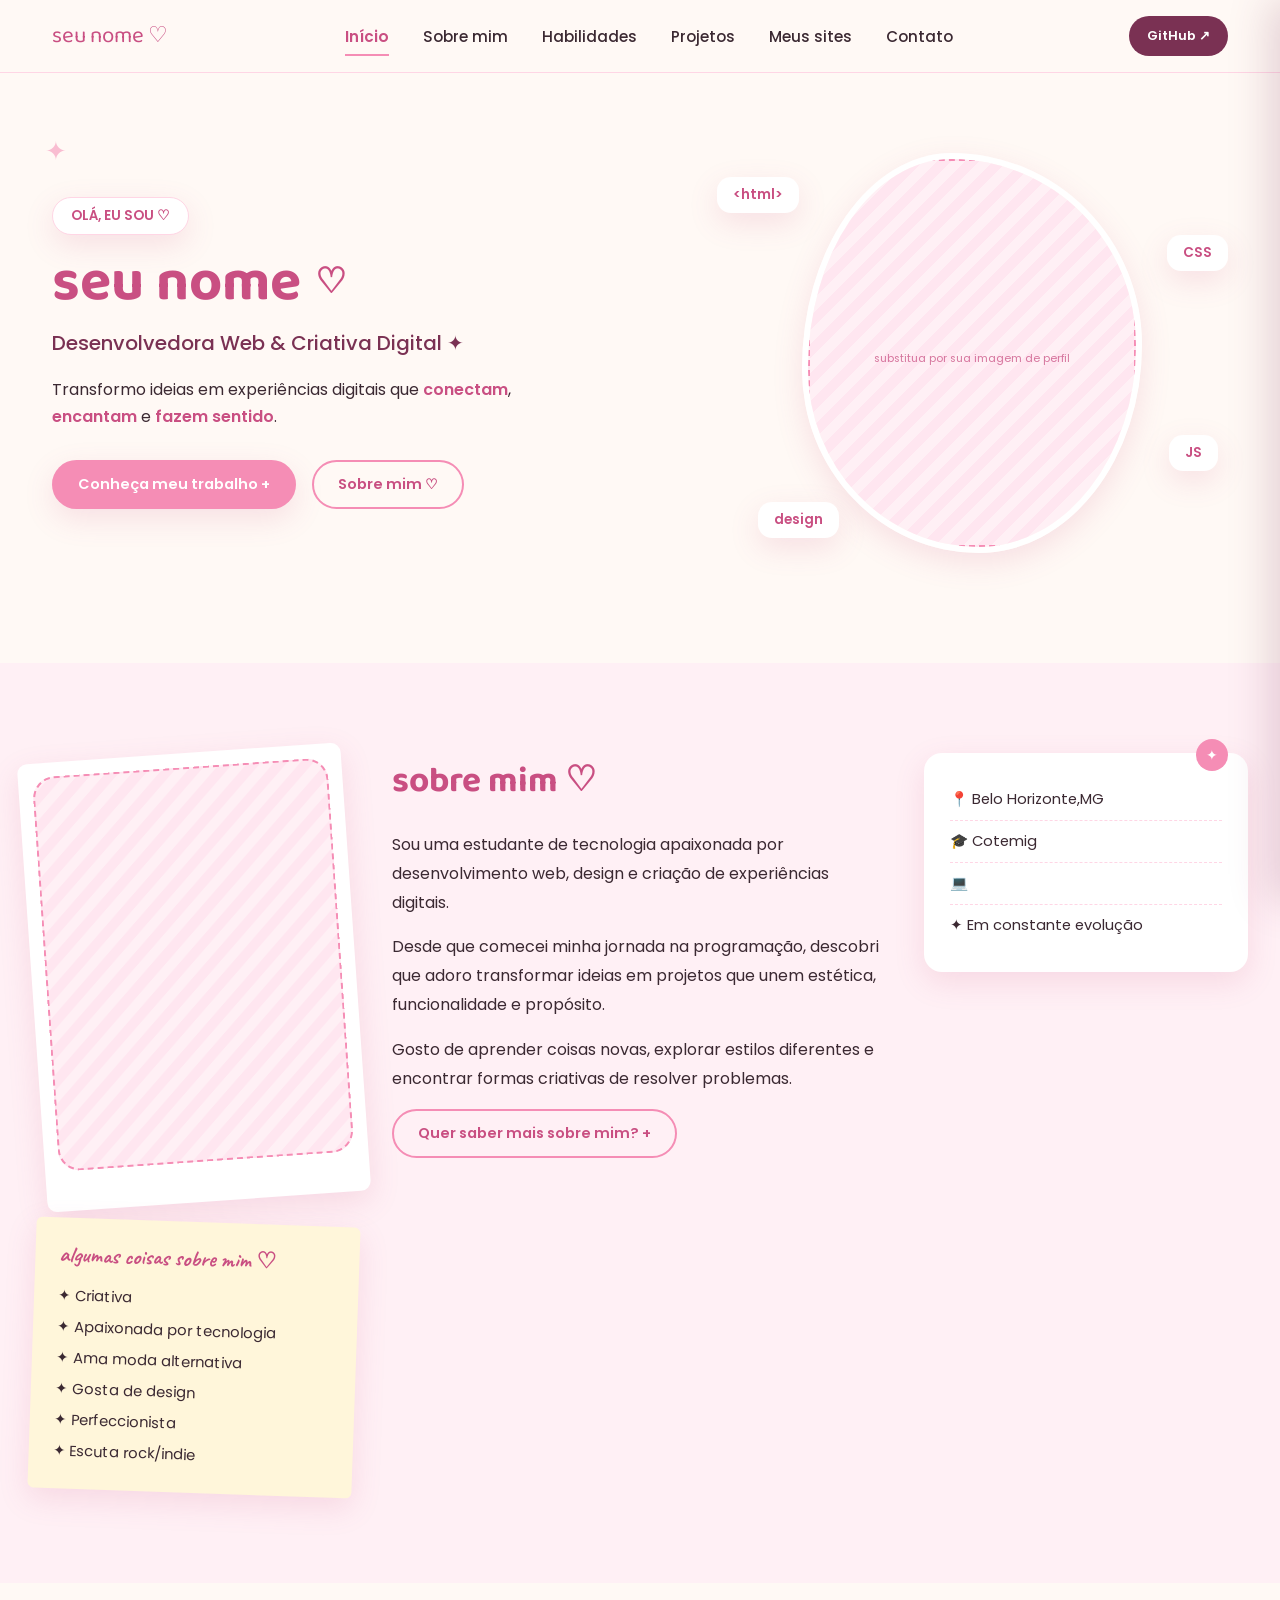
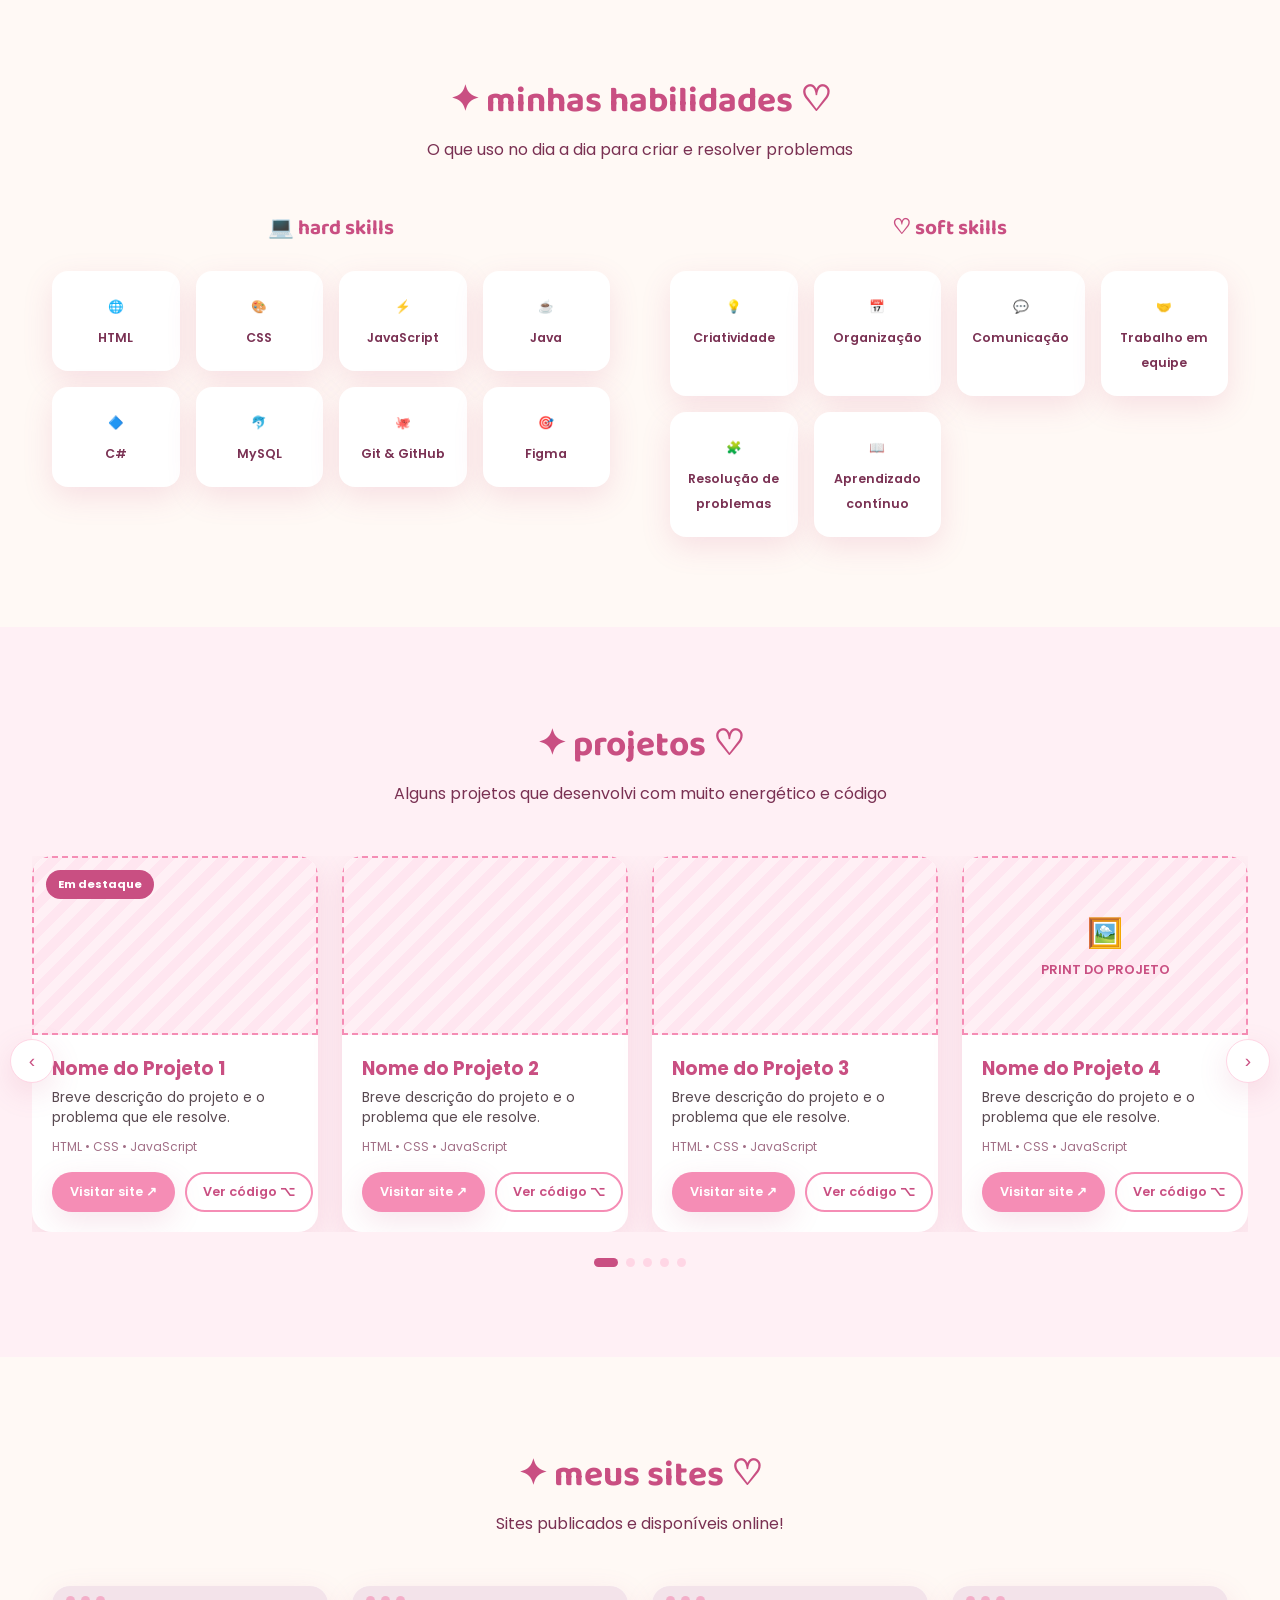
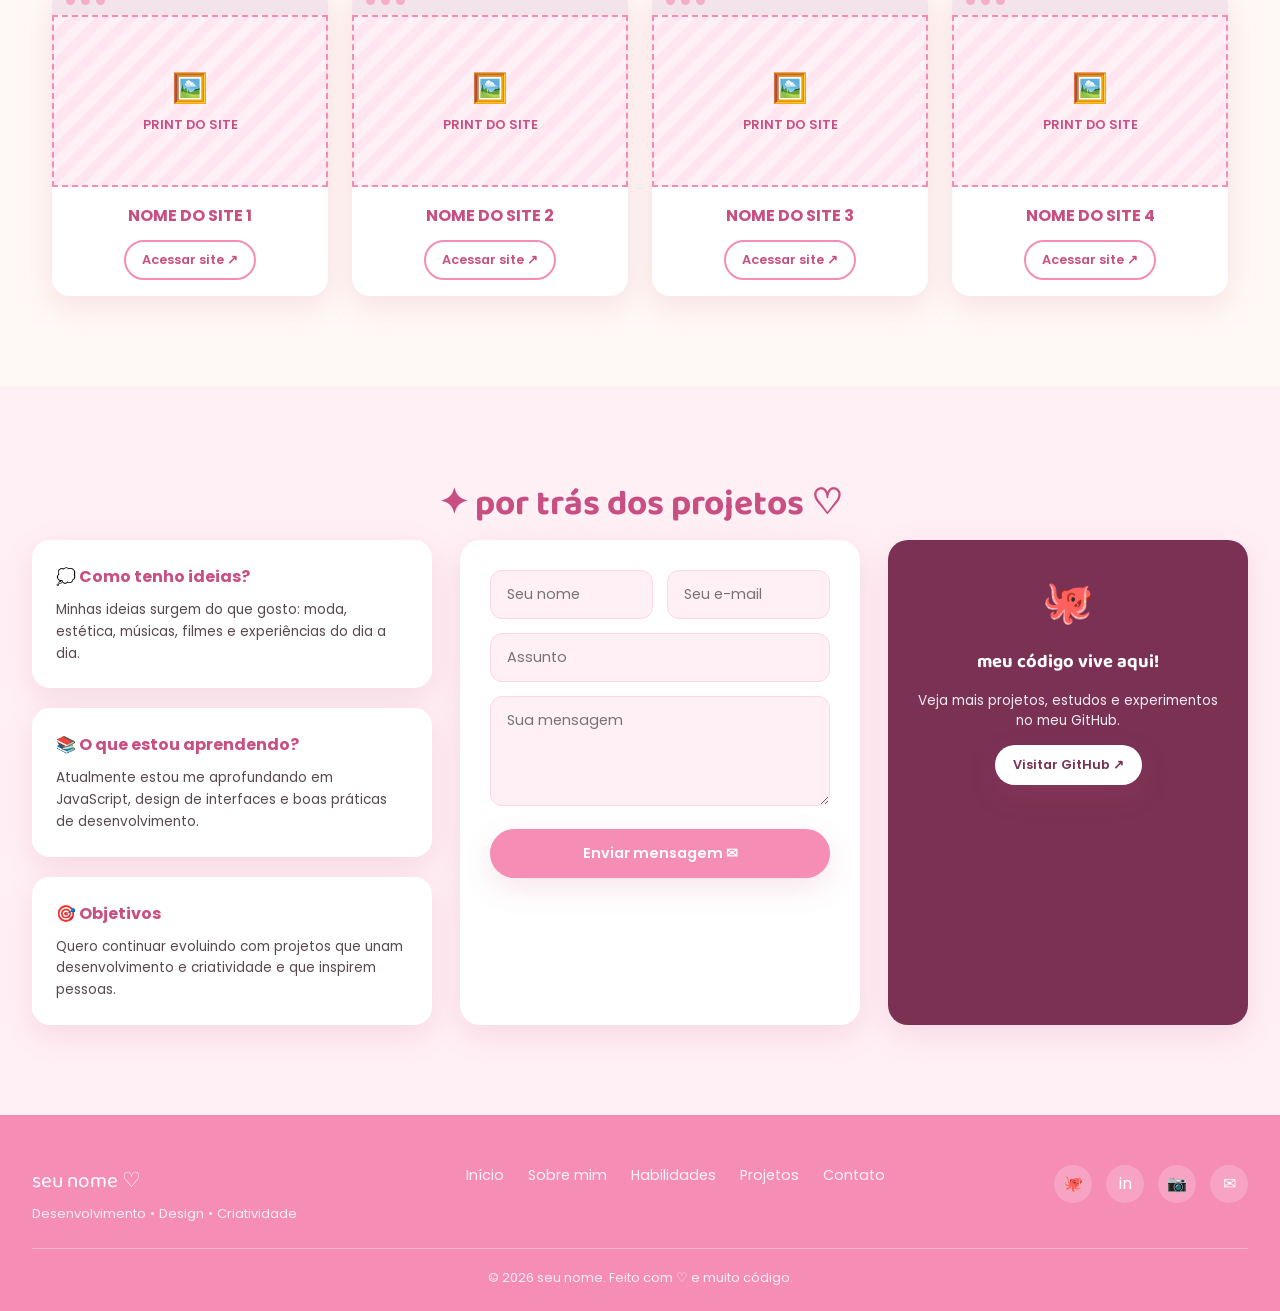
<file: Index.html>
<!DOCTYPE html>
<html lang="pt-BR">
<head>
<meta charset="UTF-8">
<meta name="viewport" content="width=device-width, initial-scale=1.0">
<title>seu nome ♡ — Portfólio</title>
<link rel="preconnect" href="https://fonts.googleapis.com">
<link href="https://fonts.googleapis.com/css2?family=Baloo+2:wght@500;600;700;800&family=Poppins:wght@300;400;500;600;700&family=Caveat:wght@600;700&display=swap" rel="stylesheet">
<style>
  :root{
    --rosa-principal:#F58DB5;
    --rosa-claro:#FFD6E5;
    --rosa-muito-claro:#FFF0F5;
    --rosa-escuro:#C94F82;
    --vinho:#7A3153;
    --creme:#FFF9F5;
    --texto:#3B2932;
    --branco:#FFFFFF;
    --sombra: 0 10px 30px rgba(201,79,130,0.15);
    --sombra-hover: 0 16px 40px rgba(201,79,130,0.28);
    --radius: 22px;
    --radius-sm: 14px;
    --font-display:'Baloo 2', cursive;
    --font-body:'Poppins', sans-serif;
    --font-hand:'Caveat', cursive;
  }

  *{margin:0;padding:0;box-sizing:border-box;}
  html{scroll-behavior:smooth;}
  body{
    font-family:var(--font-body);
    color:var(--texto);
    background:var(--creme);
    overflow-x:hidden;
  }
  @media (prefers-reduced-motion: reduce){
    *{animation-duration:0.01ms !important; animation-iteration-count:1 !important; transition-duration:0.01ms !important; scroll-behavior:auto !important;}
  }

  a{text-decoration:none;color:inherit;}
  ul{list-style:none;}
  img{max-width:100%;display:block;}
  section{position:relative;}

  h1,h2,h3,.font-display{font-family:var(--font-display); font-weight:700;}

  /* ---------- placeholders de imagem ---------- */
  .img-placeholder{
    display:flex;flex-direction:column;align-items:center;justify-content:center;gap:6px;
    background:repeating-linear-gradient(135deg, var(--rosa-muito-claro), var(--rosa-muito-claro) 10px, #ffe6f0 10px, #ffe6f0 20px);
    border:2.5px dashed var(--rosa-principal);
    border-radius: var(--radius);
    color:var(--rosa-escuro);
    text-align:center;
    font-size:.8rem;
    font-weight:600;
    padding:12px;
  }
  .img-placeholder .ph-icon{font-size:1.8rem;}
  .img-placeholder small{font-weight:400; opacity:.75; font-size:.68rem;}

  /* ---------- scroll reveal ---------- */
  .reveal{opacity:0; transform:translateY(28px); transition:opacity .7s ease, transform .7s ease;}
  .reveal.in-view{opacity:1; transform:translateY(0);}
  .reveal-delay-1{transition-delay:.1s;}
  .reveal-delay-2{transition-delay:.2s;}
  .reveal-delay-3{transition-delay:.3s;}

  /* ---------- decorative floaters ---------- */
  .deco{position:absolute; pointer-events:none; opacity:.55; color:var(--rosa-principal); z-index:0; animation:float 6s ease-in-out infinite;}
  .deco.slow{animation-duration:9s;}
  .deco.spin{animation:spin 12s linear infinite;}
  @keyframes float{0%,100%{transform:translateY(0) rotate(0deg);} 50%{transform:translateY(-16px) rotate(8deg);}}
  @keyframes spin{from{transform:rotate(0deg);} to{transform:rotate(360deg);}}

  /* =================== NAVBAR =================== */
  header{
    position:sticky; top:0; z-index:100;
    background:rgba(255,249,245,0.9);
    backdrop-filter:blur(10px);
    border-bottom:1px solid var(--rosa-claro);
  }
  .nav-wrap{
    max-width:1240px; margin:0 auto; padding:16px 32px;
    display:flex; align-items:center; justify-content:space-between;
  }
  .logo{font-family:var(--font-display); font-size:1.4rem; color:var(--rosa-escuro); display:flex; align-items:center; gap:6px;}
  .nav-links{display:flex; gap:34px; align-items:center;}
  .nav-links a{
    font-weight:500; font-size:.95rem; color:var(--texto); position:relative; padding:4px 0;
    transition:color .25s ease;
  }
  .nav-links a.active{color:var(--rosa-escuro); font-weight:600;}
  .nav-links a::after{
    content:""; position:absolute; left:0; bottom:-4px; width:0; height:2px; background:var(--rosa-principal);
    transition:width .25s ease;
  }
  .nav-links a:hover::after, .nav-links a.active::after{width:100%;}
  .nav-links a:hover{color:var(--rosa-escuro);}

  .btn{
    display:inline-flex; align-items:center; gap:8px; justify-content:center;
    font-family:var(--font-body); font-weight:600; font-size:.9rem;
    padding:12px 24px; border-radius:999px; cursor:pointer; border:2px solid transparent;
    transition:transform .25s cubic-bezier(.34,1.56,.64,1), box-shadow .25s ease, background .25s ease, color .25s ease;
    white-space:nowrap;
  }
  .btn-primary{background:var(--rosa-principal); color:var(--branco); box-shadow:var(--sombra);}
  .btn-primary:hover{transform:translateY(-3px) scale(1.03); box-shadow:var(--sombra-hover); background:var(--rosa-escuro);}
  .btn-outline{background:transparent; color:var(--rosa-escuro); border-color:var(--rosa-principal);}
  .btn-outline:hover{background:var(--rosa-muito-claro); transform:translateY(-3px);}
  .btn-sm{padding:9px 16px; font-size:.8rem;}
  .btn-github{background:var(--vinho); color:var(--branco);}
  .btn-github:hover{background:#5e2540; transform:translateY(-3px) scale(1.03); box-shadow:var(--sombra-hover);}

  .hamburger{display:none; flex-direction:column; gap:5px; cursor:pointer; z-index:200; background:none; border:none;}
  .hamburger span{width:26px; height:3px; background:var(--rosa-escuro); border-radius:3px; transition:all .3s ease;}
  .hamburger.open span:nth-child(1){transform:translateY(8px) rotate(45deg);}
  .hamburger.open span:nth-child(2){opacity:0;}
  .hamburger.open span:nth-child(3){transform:translateY(-8px) rotate(-45deg);}

  .mobile-menu{
    position:fixed; inset:0 0 0 auto; width:78%; max-width:320px; height:100vh;
    background:var(--branco); box-shadow:-10px 0 40px rgba(122,49,83,.2);
    transform:translateX(100%); transition:transform .35s cubic-bezier(.65,0,.35,1);
    z-index:150; padding:100px 32px 32px; display:flex; flex-direction:column; gap:26px;
  }
  .mobile-menu.open{transform:translateX(0);}
  .mobile-menu a{font-size:1.1rem; font-weight:600; color:var(--vinho);}
  .menu-overlay{position:fixed; inset:0; background:rgba(122,49,83,.35); z-index:140; opacity:0; pointer-events:none; transition:opacity .3s ease;}
  .menu-overlay.open{opacity:1; pointer-events:auto;}

  /* =================== HERO =================== */
  .hero{
    max-width:1240px; margin:0 auto; padding:70px 32px 100px;
    display:grid; grid-template-columns:1.1fr 0.9fr; gap:40px; align-items:center;
  }
  .badge{
    display:inline-flex; align-items:center; gap:8px; background:var(--branco); border:1px solid var(--rosa-claro);
    padding:8px 18px; border-radius:999px; font-size:.85rem; font-weight:600; color:var(--rosa-escuro);
    box-shadow:var(--sombra); margin-bottom:18px;
  }
  .hero h1{font-size:3.6rem; line-height:1.05; color:var(--rosa-escuro); display:flex; align-items:center; gap:14px; flex-wrap:wrap;}
  .hero .subtitle{font-family:var(--font-body); font-size:1.25rem; font-weight:500; color:var(--vinho); margin:14px 0 18px;}
  .hero p.desc{font-size:1rem; line-height:1.7; max-width:480px; color:var(--texto); margin-bottom:30px;}
  .hero .highlight{color:var(--rosa-escuro); font-weight:600;}
  .hero-buttons{display:flex; gap:16px; flex-wrap:wrap;}

  .hero-visual{position:relative; display:flex; align-items:center; justify-content:center; min-height:420px;}
  .hero-photo-frame{
    width:340px; height:400px; border-radius:44% 56% 48% 52%/54% 48% 52% 46%;
    border:6px solid var(--branco); box-shadow:var(--sombra); position:relative; z-index:2; overflow:hidden;
  }
  .tech-chip{
    position:absolute; background:var(--branco); border-radius:14px; padding:8px 16px; font-weight:600; font-size:.85rem;
    box-shadow:var(--sombra); color:var(--rosa-escuro); z-index:3; animation:float 5s ease-in-out infinite;
  }

  /* =================== SOBRE MIM =================== */
  .section-title{
    font-size:2.2rem; color:var(--rosa-escuro); display:flex; align-items:center; gap:10px; justify-content:center; margin-bottom:8px;
  }
  .section-sub{text-align:center; color:var(--vinho); opacity:.8; margin-bottom:50px; font-size:1rem;}

  .sobre-mim{background:var(--rosa-muito-claro); padding:90px 32px;}
  .sobre-grid{max-width:1240px; margin:0 auto; display:grid; grid-template-columns:0.85fr 1.3fr 0.85fr; gap:36px; align-items:start;}

  .polaroid{background:var(--branco); padding:14px 14px 40px; border-radius:10px; box-shadow:var(--sombra); transform:rotate(-4deg); transition:transform .3s ease;}
  .polaroid:hover{transform:rotate(0deg) scale(1.02);}
  .polaroid .img-placeholder{aspect-ratio:3/4; width:100%;}

  .sticky-note{
    background:#FFF6DA; padding:22px 24px; border-radius:6px; box-shadow:var(--sombra);
    transform:rotate(2deg); font-size:.92rem; margin-top:20px;
  }
  .sticky-note h4{font-family:var(--font-hand); font-size:1.4rem; color:var(--rosa-escuro); margin-bottom:12px;}
  .sticky-note li{padding:5px 0; display:flex; align-items:center; gap:8px;}

  .sobre-texto h2{margin-bottom:22px;}
  .sobre-texto p{margin-bottom:16px; line-height:1.8; color:var(--texto);}

  .info-card{
    background:var(--branco); border-radius:18px; padding:26px; box-shadow:var(--sombra); position:relative;
  }
  .info-card::before{content:"✦"; position:absolute; top:-14px; right:20px; background:var(--rosa-principal); color:#fff; width:32px; height:32px; border-radius:50%; display:flex; align-items:center; justify-content:center; font-size:.9rem;}
  .info-card li{padding:10px 0; display:flex; gap:10px; align-items:center; font-size:.92rem; border-bottom:1px dashed var(--rosa-claro);}
  .info-card li:last-child{border-bottom:none;}

  /* =================== HABILIDADES =================== */
  .habilidades{padding:90px 32px; max-width:1240px; margin:0 auto;}
  .skills-cols{display:grid; grid-template-columns:1fr 1fr; gap:60px;}
  .skills-col h3{display:flex; align-items:center; gap:8px; justify-content:center; color:var(--rosa-escuro); font-size:1.3rem; margin-bottom:26px;}
  .skills-grid{display:grid; grid-template-columns:repeat(4,1fr); gap:16px;}
  .skill-card{
    background:var(--branco); border-radius:16px; padding:20px 10px; text-align:center; box-shadow:var(--sombra);
    border:2px solid transparent; transition:transform .3s cubic-bezier(.34,1.56,.64,1), box-shadow .3s ease, border-color .3s ease;
  }
  .skill-card:hover{transform:translateY(-8px); box-shadow:var(--sombra-hover); border-color:var(--rosa-principal);}
  .skill-icon{font-size:1.9rem; margin-bottom:8px; display:inline-block; transition:transform .3s ease;}
  .skill-card:hover .skill-icon{transform:scale(1.18) rotate(-6deg);}
  .skill-card span{font-size:.78rem; font-weight:600; color:var(--vinho);}

  /* =================== PROJETOS =================== */
  .projetos{background:var(--rosa-muito-claro); padding:90px 32px;}
  .carousel-wrap{max-width:1240px; margin:0 auto; position:relative;}
  .carousel-track{display:grid; grid-template-columns:repeat(4,1fr); gap:24px; overflow:hidden;}
  .project-card{
    background:var(--branco); border-radius:20px; overflow:hidden; box-shadow:var(--sombra);
    transition:transform .35s cubic-bezier(.34,1.56,.64,1), box-shadow .35s ease; position:relative;
  }
  .project-card:hover{transform:translateY(-10px); box-shadow:var(--sombra-hover);}
  .project-card .img-placeholder{aspect-ratio:16/10; border-radius:0;}
  .project-card .img-placeholder:hover{transform:none;}
  .project-tag{position:absolute; top:14px; left:14px; background:var(--rosa-escuro); color:#fff; font-size:.7rem; font-weight:700; padding:6px 12px; border-radius:999px; z-index:2;}
  .project-body{padding:20px;}
  .project-body h4{font-size:1.15rem; color:var(--rosa-escuro); margin-bottom:6px;}
  .project-body p{font-size:.85rem; color:var(--texto); opacity:.85; margin-bottom:10px;}
  .tech-line{font-size:.75rem; color:var(--vinho); opacity:.7; margin-bottom:16px;}
  .project-actions{display:flex; gap:10px;}
  .carousel-arrow{
    position:absolute; top:50%; transform:translateY(-50%); background:var(--branco); border:1px solid var(--rosa-claro);
    width:44px; height:44px; border-radius:50%; display:flex; align-items:center; justify-content:center; cursor:pointer;
    box-shadow:var(--sombra); font-size:1.2rem; color:var(--rosa-escuro); transition:all .25s ease; z-index:5;
  }
  .carousel-arrow:hover{background:var(--rosa-principal); color:#fff; transform:translateY(-50%) scale(1.1);}
  .carousel-arrow.left{left:-22px;}
  .carousel-arrow.right{right:-22px;}
  .dots{display:flex; justify-content:center; gap:8px; margin-top:26px;}
  .dot{width:9px; height:9px; border-radius:50%; background:var(--rosa-claro); cursor:pointer; transition:all .25s ease;}
  .dot.active{background:var(--rosa-escuro); width:24px; border-radius:5px;}

  /* =================== MEUS SITES =================== */
  .meus-sites{padding:90px 32px; max-width:1240px; margin:0 auto;}
  .sites-grid{display:grid; grid-template-columns:repeat(4,1fr); gap:24px;}
  .site-card{background:var(--branco); border-radius:18px; overflow:hidden; box-shadow:var(--sombra); transition:transform .3s ease, box-shadow .3s ease;}
  .site-card:hover{transform:translateY(-8px); box-shadow:var(--sombra-hover);}
  .browser-bar{display:flex; gap:6px; padding:10px 14px; background:#F3E3EA;}
  .browser-dot{width:9px; height:9px; border-radius:50%; background:var(--rosa-principal); opacity:.6;}
  .site-card .img-placeholder{aspect-ratio:16/10; border-radius:0;}
  .site-card-body{padding:16px; text-align:center;}
  .site-card-body h5{color:var(--rosa-escuro); margin-bottom:12px; font-size:1rem;}

  /* =================== POR TRÁS / CONTATO =================== */
  .por-tras{background:var(--rosa-muito-claro); padding:90px 32px;}
  .por-tras-grid{max-width:1240px; margin:0 auto; display:grid; grid-template-columns:1fr 1fr 0.9fr; gap:28px;}
  .qa-card{background:var(--branco); border-radius:18px; padding:24px; box-shadow:var(--sombra);}
  .qa-card h5{color:var(--rosa-escuro); margin-bottom:10px; display:flex; align-items:center; gap:8px; font-size:1rem;}
  .qa-card p{font-size:.85rem; line-height:1.6; opacity:.85;}
  .qa-cards{display:flex; flex-direction:column; gap:20px;}

  .form-card{background:var(--branco); border-radius:20px; padding:30px; box-shadow:var(--sombra);}
  .form-row{display:grid; grid-template-columns:1fr 1fr; gap:14px; margin-bottom:14px;}
  .form-card input, .form-card textarea{
    width:100%; padding:13px 16px; border-radius:12px; border:1.5px solid var(--rosa-claro); background:var(--rosa-muito-claro);
    font-family:var(--font-body); font-size:.9rem; color:var(--texto); transition:border-color .25s ease, background .25s ease;
  }
  .form-card input:focus, .form-card textarea:focus{outline:none; border-color:var(--rosa-principal); background:var(--branco);}
  .form-card textarea{grid-column:1/-1; min-height:110px; resize:vertical; margin-bottom:16px;}

  .github-card{
    background:var(--vinho); color:#fff; border-radius:20px; padding:30px; text-align:center;
    display:flex; flex-direction:column; align-items:center; gap:14px; box-shadow:var(--sombra);
  }
  .github-card .gh-icon{font-size:2.6rem;}
  .github-card p{font-size:.85rem; opacity:.9;}

  /* =================== FOOTER =================== */
  footer{background:var(--rosa-principal); color:#fff; padding:50px 32px 24px;}
  .footer-wrap{max-width:1240px; margin:0 auto; display:flex; justify-content:space-between; flex-wrap:wrap; gap:20px; padding-bottom:24px; border-bottom:1px solid rgba(255,255,255,.3);}
  .footer-logo{font-family:var(--font-display); font-size:1.3rem; display:flex; align-items:center; gap:6px;}
  .footer-links{display:flex; gap:24px; flex-wrap:wrap;}
  .footer-links a{font-size:.9rem; opacity:.9; transition:opacity .2s ease;}
  .footer-links a:hover{opacity:1; text-decoration:underline;}
  .footer-social{display:flex; gap:14px;}
  .footer-social a{width:38px; height:38px; border-radius:50%; background:rgba(255,255,255,.2); display:flex; align-items:center; justify-content:center; transition:transform .25s ease, background .25s ease;}
  .footer-social a:hover{background:#fff; color:var(--rosa-escuro); transform:translateY(-4px);}
  .footer-bottom{max-width:1240px; margin:0 auto; padding-top:20px; text-align:center; font-size:.8rem; opacity:.85;}

  /* =================== back to top =================== */
  .to-top{
    position:fixed; bottom:28px; right:28px; width:48px; height:48px; border-radius:50%; background:var(--rosa-principal);
    color:#fff; display:flex; align-items:center; justify-content:center; box-shadow:var(--sombra-hover); cursor:pointer;
    z-index:90; opacity:0; pointer-events:none; transition:opacity .3s ease, transform .3s ease; font-size:1.2rem;
  }
  .to-top.show{opacity:1; pointer-events:auto;}
  .to-top:hover{transform:translateY(-4px) scale(1.05);}

  /* =================== RESPONSIVE =================== */
  @media (max-width:1024px){
    .sobre-grid{grid-template-columns:1fr 1fr;}
    .info-card{grid-column:1/-1;}
    .skills-grid{grid-template-columns:repeat(4,1fr);}
    .carousel-track{grid-template-columns:repeat(2,1fr);}
    .sites-grid{grid-template-columns:repeat(2,1fr);}
    .por-tras-grid{grid-template-columns:1fr 1fr;}
    .form-card{grid-column:1/-1;}
  }

  @media (max-width:840px){
    .nav-links{display:none;}
    .hamburger{display:flex;}
    .hero{grid-template-columns:1fr; text-align:center; padding-top:40px;}
    .hero p.desc{margin-left:auto; margin-right:auto;}
    .hero-buttons{justify-content:center;}
    .hero h1{justify-content:center; font-size:2.8rem;}
    .hero-visual{order:-1; min-height:320px;}
    .hero-photo-frame{width:250px; height:300px;}
    .sobre-grid{grid-template-columns:1fr;}
    .skills-cols{grid-template-columns:1fr; gap:40px;}
    .skills-grid{grid-template-columns:repeat(3,1fr);}
    .carousel-track{grid-template-columns:1fr; }
    .carousel-arrow{display:none;}
    .sites-grid{grid-template-columns:1fr 1fr;}
    .por-tras-grid{grid-template-columns:1fr;}
    .footer-wrap{flex-direction:column; align-items:flex-start;}
    .section-title{font-size:1.7rem;}
  }

  @media (max-width:480px){
    .nav-wrap{padding:14px 20px;}
    .hero{padding:30px 20px 60px;}
    .hero h1{font-size:2.1rem;}
    .sobre-mim, .habilidades, .projetos, .meus-sites, .por-tras{padding:60px 20px;}
    .skills-grid{grid-template-columns:repeat(2,1fr);}
    .sites-grid{grid-template-columns:1fr;}
    .form-row{grid-template-columns:1fr;}
    .btn{padding:11px 20px; font-size:.85rem;}
  }
</style>
</head>
<body>

<!-- ============ HEADER / NAV ============ -->
<header>
  <div class="nav-wrap">
    <a href="#inicio" class="logo">seu nome ♡</a>
    <nav class="nav-links">
      <a href="#inicio" class="active">Início</a>
      <a href="#sobre">Sobre mim</a>
      <a href="#habilidades">Habilidades</a>
      <a href="#projetos">Projetos</a>
      <a href="#sites">Meus sites</a>
      <a href="#contato">Contato</a>
    </nav>
    <a href="#" class="btn btn-github btn-sm" style="display:none" id="gh-desktop">GitHub ↗</a>
    <div style="display:flex; align-items:center; gap:16px;">
      <a href="#" class="btn btn-github btn-sm nav-github">GitHub ↗</a>
      <button class="hamburger" id="hamburger" aria-label="Abrir menu"><span></span><span></span><span></span></button>
    </div>
  </div>
</header>

<div class="menu-overlay" id="overlay"></div>
<nav class="mobile-menu" id="mobileMenu">
  <a href="#inicio">Início</a>
  <a href="#sobre">Sobre mim</a>
  <a href="#habilidades">Habilidades</a>
  <a href="#projetos">Projetos</a>
  <a href="#sites">Meus sites</a>
  <a href="#contato">Contato</a>
</nav>

<!-- ============ HERO ============ -->
<section id="inicio" class="hero">
  <div class="deco slow" style="top:10%; left:2%; font-size:1.6rem;">✦</div>
  <div class="deco" style="top:70%; left:8%; font-size:1.3rem;">♡</div>
  <div class="hero-text">
    <div class="badge reveal">OLÁ, EU SOU ♡</div>
    <h1 class="reveal">seu nome <span style="font-size:2.2rem;">♡</span></h1>
    <p class="subtitle reveal reveal-delay-1">Desenvolvedora Web &amp; Criativa Digital ✦</p>
    <p class="desc reveal reveal-delay-2">Transformo ideias em experiências digitais que <span class="highlight">conectam</span>, <span class="highlight">encantam</span> e <span class="highlight">fazem sentido</span>.</p>
    <div class="hero-buttons reveal reveal-delay-3">
      <a href="#projetos" class="btn btn-primary">Conheça meu trabalho +</a>
      <a href="#sobre" class="btn btn-outline">Sobre mim ♡</a>
    </div>
  </div>
  <div class="hero-visual reveal reveal-delay-2">
    <div class="hero-photo-frame">
      <div class="img-placeholder" style="height:100%; border-radius:0;">
        <span class="ph-icon"></span>
        <span></span>
        <small>substitua por sua imagem de perfil</small>
      </div>
    </div>
    <div class="tech-chip" style="top:8%; left:0;">&lt;html&gt;</div>
    <div class="tech-chip" style="top:22%; right:0;">CSS</div>
    <div class="tech-chip" style="bottom:22%; right:2%;">JS</div>
    <div class="tech-chip" style="bottom:6%; left:8%;">design</div>
  </div>
</section>

<!-- ============ SOBRE MIM ============ -->
<section id="sobre" class="sobre-mim">
  <div class="sobre-grid">
    <div class="reveal">
      <div class="polaroid">
        <div class="img-placeholder">
          <span class="ph-icon"></span>
          <span></span>
        </div>
      </div>
      <div class="sticky-note">
        <h4>algumas coisas sobre mim ♡</h4>
        <ul>
          <li>✦ Criativa</li>
          <li>✦ Apaixonada por tecnologia</li>
          <li>✦ Ama moda alternativa</li>
          <li>✦ Gosta de design</li>
          <li>✦ Perfeccionista</li>
          <li>✦ Escuta rock/indie</li>
        </ul>
      </div>
    </div>

    <div class="sobre-texto reveal reveal-delay-1">
      <h2 class="section-title" style="justify-content:flex-start; margin-bottom:22px;">sobre mim ♡</h2>
      <p>Sou uma estudante de tecnologia apaixonada por desenvolvimento web, design e criação de experiências digitais.</p>
      <p>Desde que comecei minha jornada na programação, descobri que adoro transformar ideias em projetos que unem estética, funcionalidade e propósito.</p>
      <p>Gosto de aprender coisas novas, explorar estilos diferentes e encontrar formas criativas de resolver problemas.</p>
      <a href="#contato" class="btn btn-outline">Quer saber mais sobre mim? +</a>
    </div>

    <div class="reveal reveal-delay-2">
      <div class="info-card">
        <ul>
          <li>📍 Belo Horizonte,MG</li>
          <li>🎓 Cotemig</li>
          <li>💻 </li>
          <li>✦ Em constante evolução</li>
        </ul>
      </div>
    </div>
  </div>
</section>

<!-- ============ HABILIDADES ============ -->
<section id="habilidades" class="habilidades">
  <h2 class="section-title reveal">✦ minhas habilidades ♡</h2>
  <p class="section-sub reveal">O que uso no dia a dia para criar e resolver problemas</p>

  <div class="skills-cols">
    <div class="skills-col reveal">
      <h3>💻 hard skills</h3>
      <div class="skills-grid">
        <div class="skill-card"><span class="skill-icon">🌐</span><br><span>HTML</span></div>
        <div class="skill-card"><span class="skill-icon">🎨</span><br><span>CSS</span></div>
        <div class="skill-card"><span class="skill-icon">⚡</span><br><span>JavaScript</span></div>
        <div class="skill-card"><span class="skill-icon">☕</span><br><span>Java</span></div>
        <div class="skill-card"><span class="skill-icon">🔷</span><br><span>C#</span></div>
        <div class="skill-card"><span class="skill-icon">🐬</span><br><span>MySQL</span></div>
        <div class="skill-card"><span class="skill-icon">🐙</span><br><span>Git &amp; GitHub</span></div>
        <div class="skill-card"><span class="skill-icon">🎯</span><br><span>Figma</span></div>
      </div>
    </div>

    <div class="skills-col reveal reveal-delay-1">
      <h3>♡ soft skills</h3>
      <div class="skills-grid">
        <div class="skill-card"><span class="skill-icon">💡</span><br><span>Criatividade</span></div>
        <div class="skill-card"><span class="skill-icon">📅</span><br><span>Organização</span></div>
        <div class="skill-card"><span class="skill-icon">💬</span><br><span>Comunicação</span></div>
        <div class="skill-card"><span class="skill-icon">🤝</span><br><span>Trabalho em equipe</span></div>
        <div class="skill-card"><span class="skill-icon">🧩</span><br><span>Resolução de problemas</span></div>
        <div class="skill-card"><span class="skill-icon">📖</span><br><span>Aprendizado contínuo</span></div>
      </div>
    </div>
  </div>
</section>

<!-- ============ PROJETOS ============ -->
<section id="projetos" class="projetos">
  <h2 class="section-title reveal">✦ projetos ♡</h2>
  <p class="section-sub reveal">Alguns projetos que desenvolvi com muito energético e código </p>

  <div class="carousel-wrap">
    <button class="carousel-arrow left" id="prevBtn">‹</button>
    <div class="carousel-track reveal">
      <article class="project-card">
        <span class="project-tag">Em destaque</span>
        <div class="img-placeholder"><span class="ph-icon"></span><span></span></div>
        <div class="project-body">
          <h4>Nome do Projeto 1</h4>
          <p>Breve descrição do projeto e o problema que ele resolve.</p>
          <div class="tech-line">HTML • CSS • JavaScript</div>
          <div class="project-actions">
            <a href="#" class="btn btn-primary btn-sm">Visitar site ↗</a>
            <a href="#" class="btn btn-outline btn-sm">Ver código ⌥</a>
          </div>
        </div>
      </article>
      <article class="project-card">
        <div class="img-placeholder"><span class="ph-icon"></span><span></span></div>
        <div class="project-body">
          <h4>Nome do Projeto 2</h4>
          <p>Breve descrição do projeto e o problema que ele resolve.</p>
          <div class="tech-line">HTML • CSS • JavaScript</div>
          <div class="project-actions">
            <a href="#" class="btn btn-primary btn-sm">Visitar site ↗</a>
            <a href="#" class="btn btn-outline btn-sm">Ver código ⌥</a>
          </div>
        </div>
      </article>
      <article class="project-card">
        <div class="img-placeholder"><span class="ph-icon"></span><span></span></div>
        <div class="project-body">
          <h4>Nome do Projeto 3</h4>
          <p>Breve descrição do projeto e o problema que ele resolve.</p>
          <div class="tech-line">HTML • CSS • JavaScript</div>
          <div class="project-actions">
            <a href="#" class="btn btn-primary btn-sm">Visitar site ↗</a>
            <a href="#" class="btn btn-outline btn-sm">Ver código ⌥</a>
          </div>
        </div>
      </article>
      <article class="project-card">
        <div class="img-placeholder"><span class="ph-icon">🖼️</span><span>PRINT DO PROJETO</span></div>
        <div class="project-body">
          <h4>Nome do Projeto 4</h4>
          <p>Breve descrição do projeto e o problema que ele resolve.</p>
          <div class="tech-line">HTML • CSS • JavaScript</div>
          <div class="project-actions">
            <a href="#" class="btn btn-primary btn-sm">Visitar site ↗</a>
            <a href="#" class="btn btn-outline btn-sm">Ver código ⌥</a>
          </div>
        </div>
      </article>
    </div>
    <button class="carousel-arrow right" id="nextBtn">›</button>
    <div class="dots">
      <span class="dot active"></span><span class="dot"></span><span class="dot"></span><span class="dot"></span><span class="dot"></span>
    </div>
  </div>
</section>

<!-- ============ MEUS SITES ============ -->
<section id="sites" class="meus-sites">
  <h2 class="section-title reveal">✦ meus sites ♡</h2>
  <p class="section-sub reveal">Sites publicados e disponíveis online!</p>

  <div class="sites-grid reveal">
    <div class="site-card">
      <div class="browser-bar"><span class="browser-dot"></span><span class="browser-dot"></span><span class="browser-dot"></span></div>
      <div class="img-placeholder"><span class="ph-icon">🖼️</span><span>PRINT DO SITE</span></div>
      <div class="site-card-body">
        <h5>NOME DO SITE 1</h5>
        <a href="#" class="btn btn-outline btn-sm">Acessar site ↗</a>
      </div>
    </div>
    <div class="site-card">
      <div class="browser-bar"><span class="browser-dot"></span><span class="browser-dot"></span><span class="browser-dot"></span></div>
      <div class="img-placeholder"><span class="ph-icon">🖼️</span><span>PRINT DO SITE</span></div>
      <div class="site-card-body">
        <h5>NOME DO SITE 2</h5>
        <a href="#" class="btn btn-outline btn-sm">Acessar site ↗</a>
      </div>
    </div>
    <div class="site-card">
      <div class="browser-bar"><span class="browser-dot"></span><span class="browser-dot"></span><span class="browser-dot"></span></div>
      <div class="img-placeholder"><span class="ph-icon">🖼️</span><span>PRINT DO SITE</span></div>
      <div class="site-card-body">
        <h5>NOME DO SITE 3</h5>
        <a href="#" class="btn btn-outline btn-sm">Acessar site ↗</a>
      </div>
    </div>
    <div class="site-card">
      <div class="browser-bar"><span class="browser-dot"></span><span class="browser-dot"></span><span class="browser-dot"></span></div>
      <div class="img-placeholder"><span class="ph-icon">🖼️</span><span>PRINT DO SITE</span></div>
      <div class="site-card-body">
        <h5>NOME DO SITE 4</h5>
        <a href="#" class="btn btn-outline btn-sm">Acessar site ↗</a>
      </div>
    </div>
  </div>
</section>

<!-- ============ POR TRÁS DOS PROJETOS / CONTATO ============ -->
<section id="contato" class="por-tras">
  <h2 class="section-title reveal">✦ por trás dos projetos ♡</h2>

  <div class="por-tras-grid">
    <div class="qa-cards reveal">
      <div class="qa-card">
        <h5>💭 Como tenho ideias?</h5>
        <p>Minhas ideias surgem do que gosto: moda, estética, músicas, filmes e experiências do dia a dia.</p>
      </div>
      <div class="qa-card">
        <h5>📚 O que estou aprendendo?</h5>
        <p>Atualmente estou me aprofundando em JavaScript, design de interfaces e boas práticas de desenvolvimento.</p>
      </div>
      <div class="qa-card">
        <h5>🎯 Objetivos</h5>
        <p>Quero continuar evoluindo com projetos que unam desenvolvimento e criatividade e que inspirem pessoas.</p>
      </div>
    </div>

    <form class="form-card reveal reveal-delay-1" onsubmit="event.preventDefault(); alert('Formulário de exemplo — conecte a um serviço de envio de e-mail.');">
      <div class="form-row">
        <input type="text" placeholder="Seu nome" required>
        <input type="email" placeholder="Seu e-mail" required>
      </div>
      <input type="text" placeholder="Assunto" style="margin-bottom:14px;">
      <textarea placeholder="Sua mensagem" required></textarea>
      <button type="submit" class="btn btn-primary" style="width:100%;">Enviar mensagem ✉</button>
    </form>

    <div class="github-card reveal reveal-delay-2">
      <div class="gh-icon">🐙</div>
      <h5 style="font-family:var(--font-display); font-size:1.15rem;">meu código vive aqui!</h5>
      <p>Veja mais projetos, estudos e experimentos no meu GitHub.</p>
      <a href="#" class="btn btn-primary btn-sm" style="background:#fff; color:var(--vinho);">Visitar GitHub ↗</a>
    </div>
  </div>
</section>

<!-- ============ FOOTER ============ -->
<footer>
  <div class="footer-wrap">
    <div>
      <div class="footer-logo">seu nome ♡</div>
      <p style="font-size:.82rem; opacity:.85; margin-top:6px;">Desenvolvimento • Design • Criatividade</p>
    </div>
    <nav class="footer-links">
      <a href="#inicio">Início</a>
      <a href="#sobre">Sobre mim</a>
      <a href="#habilidades">Habilidades</a>
      <a href="#projetos">Projetos</a>
      <a href="#contato">Contato</a>
    </nav>
    <div class="footer-social">
      <a href="#" aria-label="GitHub">🐙</a>
      <a href="#" aria-label="LinkedIn">in</a>
      <a href="#" aria-label="Instagram">📷</a>
      <a href="#" aria-label="Email">✉</a>
    </div>
  </div>
  <p class="footer-bottom">© 2026 seu nome. Feito com ♡ e muito código.</p>
</footer>

<div class="to-top" id="toTop">↑</div>

<script>
  // menu mobile
  const hamburger = document.getElementById('hamburger');
  const mobileMenu = document.getElementById('mobileMenu');
  const overlay = document.getElementById('overlay');
  function closeMenu(){
    hamburger.classList.remove('open');
    mobileMenu.classList.remove('open');
    overlay.classList.remove('open');
  }
  hamburger.addEventListener('click', ()=>{
    hamburger.classList.toggle('open');
    mobileMenu.classList.toggle('open');
    overlay.classList.toggle('open');
  });
  overlay.addEventListener('click', closeMenu);
  mobileMenu.querySelectorAll('a').forEach(a=>a.addEventListener('click', closeMenu));

  // scroll reveal
  const revealEls = document.querySelectorAll('.reveal');
  const io = new IntersectionObserver((entries)=>{
    entries.forEach(e=>{ if(e.isIntersecting){ e.target.classList.add('in-view'); io.unobserve(e.target);} });
  }, {threshold:.15});
  revealEls.forEach(el=>io.observe(el));

  // active nav link on scroll
  const sections = document.querySelectorAll('section[id]');
  const navLinks = document.querySelectorAll('.nav-links a');
  window.addEventListener('scroll', ()=>{
    let current='';
    sections.forEach(sec=>{
      if(window.scrollY >= sec.offsetTop - 140) current = sec.getAttribute('id');
    });
    navLinks.forEach(l=>{
      l.classList.toggle('active', l.getAttribute('href') === '#'+current);
    });
    document.getElementById('toTop').classList.toggle('show', window.scrollY > 500);
  });

  document.getElementById('toTop').addEventListener('click', ()=>window.scrollTo({top:0, behavior:'smooth'}));

  // carrossel simples de projetos (mobile 1 por vez / desktop mostra todos, arrows só reordenam no mobile)
  const track = document.querySelector('.carousel-track');
  const dots = document.querySelectorAll('.dot');
  let index = 0;
  function updateDots(){ dots.forEach((d,i)=>d.classList.toggle('active', i===index)); }
  document.getElementById('nextBtn').addEventListener('click', ()=>{ index=(index+1)%dots.length; updateDots(); });
  document.getElementById('prevBtn').addEventListener('click', ()=>{ index=(index-1+dots.length)%dots.length; updateDots(); });
  dots.forEach((d,i)=>d.addEventListener('click', ()=>{ index=i; updateDots(); }));
</script>

</body>
</html>
</file>
